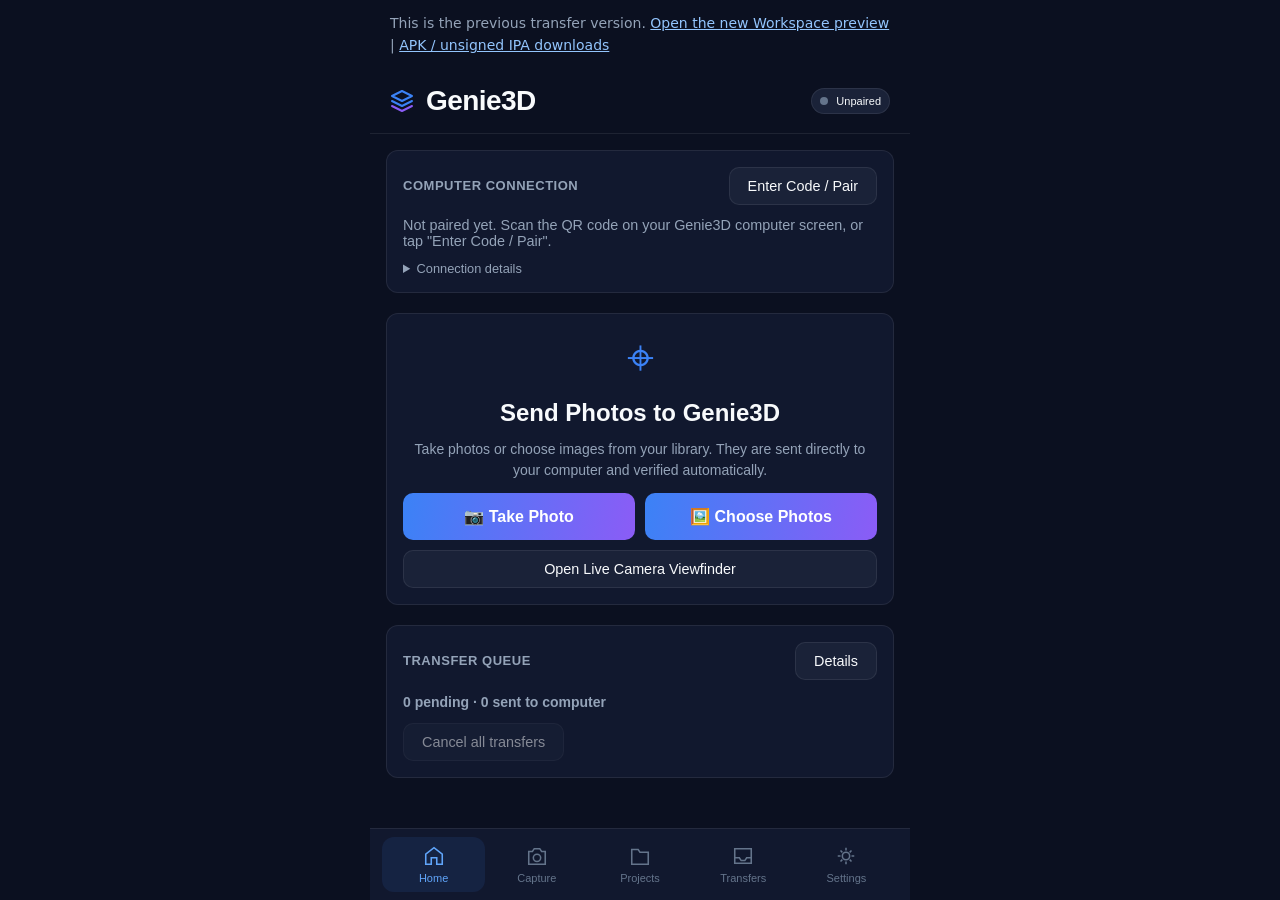
<file: index.html>
<!DOCTYPE html>
<html lang="en">
  <head>
    <meta charset="UTF-8" />
    <meta name="viewport" content="width=device-width, initial-scale=1.0, viewport-fit=cover" />
    <title>Genie3D Companion</title>
    <meta name="description" content="Local-first photography and 3D capture companion for Genie3D" />
    <meta name="theme-color" content="#0B1020" />
    <link rel="apple-touch-icon" sizes="180x180" href="apple-touch-icon.png" />
    <link rel="icon" type="image/png" sizes="32x32" href="favicon-32.png" />
    <link rel="manifest" href="manifest.webmanifest" />
    <script type="module" crossorigin src="./assets/index-CavsjTFA.js"></script>
    <link rel="stylesheet" crossorigin href="./assets/index-C3718asn.css">
  </head>
  <body>
    <aside style="padding:12px 20px;max-width:540px;margin:auto;color:#94a3b8;font:14px system-ui;line-height:1.6" aria-label="Companion versions">This is the previous transfer version. <a style="color:#93c5fd" href="./workspace-preview/">Open the new Workspace preview</a> | <a style="color:#93c5fd" href="./downloads/">APK / unsigned IPA downloads</a></aside>
    <div id="app"></div>
  </body>
</html>
</file>
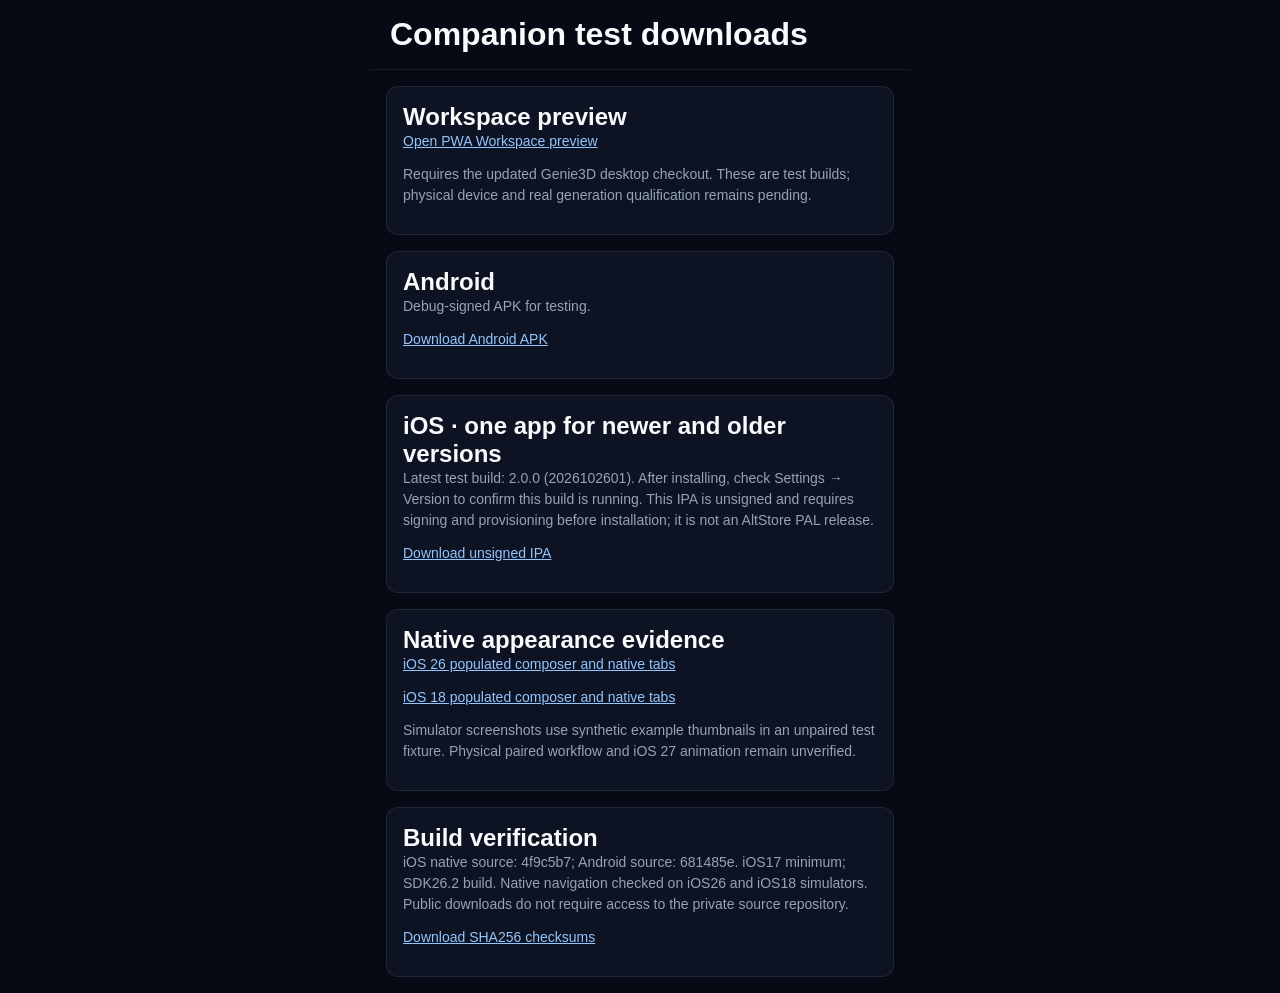
<file: downloads/index.html>
<!doctype html><html lang="en"><head><meta charset="UTF-8"><meta name="viewport" content="width=device-width,initial-scale=1,viewport-fit=cover"><title>Genie3D Companion test downloads</title><link rel="stylesheet" href="../assets/index-C3718asn.css"></head><body><div id="app"><header><h1>Companion test downloads</h1></header><main><section class="card"><h2>Workspace preview</h2><p><a style="color:#93c5fd" href="../workspace-preview/">Open PWA Workspace preview</a></p><p>Requires the updated Genie3D desktop checkout. These are test builds; physical device and real generation qualification remains pending.</p></section><section class="card"><h2>Android</h2><p>Debug-signed APK for testing.</p><p><a style="color:#93c5fd" href="https://github.com/mrgrumpypug/Genie3D-Companion-Pages/releases/download/companion-compact-2026102601/app-debug.apk">Download Android APK</a></p></section><section class="card"><h2>iOS · one app for newer and older versions</h2><p>Latest test build: 2.0.0 (2026102601). After installing, check Settings → Version to confirm this build is running. This IPA is unsigned and requires signing and provisioning before installation; it is not an AltStore PAL release.</p><p><a style="color:#93c5fd" href="https://github.com/mrgrumpypug/Genie3D-Companion-Pages/releases/download/companion-compact-2026102601/Genie3DCompanion-unsigned.ipa">Download unsigned IPA</a></p></section><section class="card"><h2>Native appearance evidence</h2><p><a style="color:#93c5fd" href="https://github.com/mrgrumpypug/Genie3D-Companion-Pages/releases/download/companion-compact-2026102601/ios-current-populated-fixture.png">iOS 26 populated composer and native tabs</a></p><p><a style="color:#93c5fd" href="https://github.com/mrgrumpypug/Genie3D-Companion-Pages/releases/download/companion-compact-2026102601/ios-older-populated-fixture.png">iOS 18 populated composer and native tabs</a></p><p>Simulator screenshots use synthetic example thumbnails in an unpaired test fixture. Physical paired workflow and iOS 27 animation remain unverified.</p></section><section class="card"><h2>Build verification</h2><p>iOS native source: 4f9c5b7; Android source: 681485e. iOS17 minimum; SDK26.2 build. Native navigation checked on iOS26 and iOS18 simulators. Public downloads do not require access to the private source repository.</p><p><a style="color:#93c5fd" href="https://github.com/mrgrumpypug/Genie3D-Companion-Pages/releases/download/companion-compact-2026102601/SHA256SUMS.txt">Download SHA256 checksums</a></p></section></main></div></body></html>
</file>
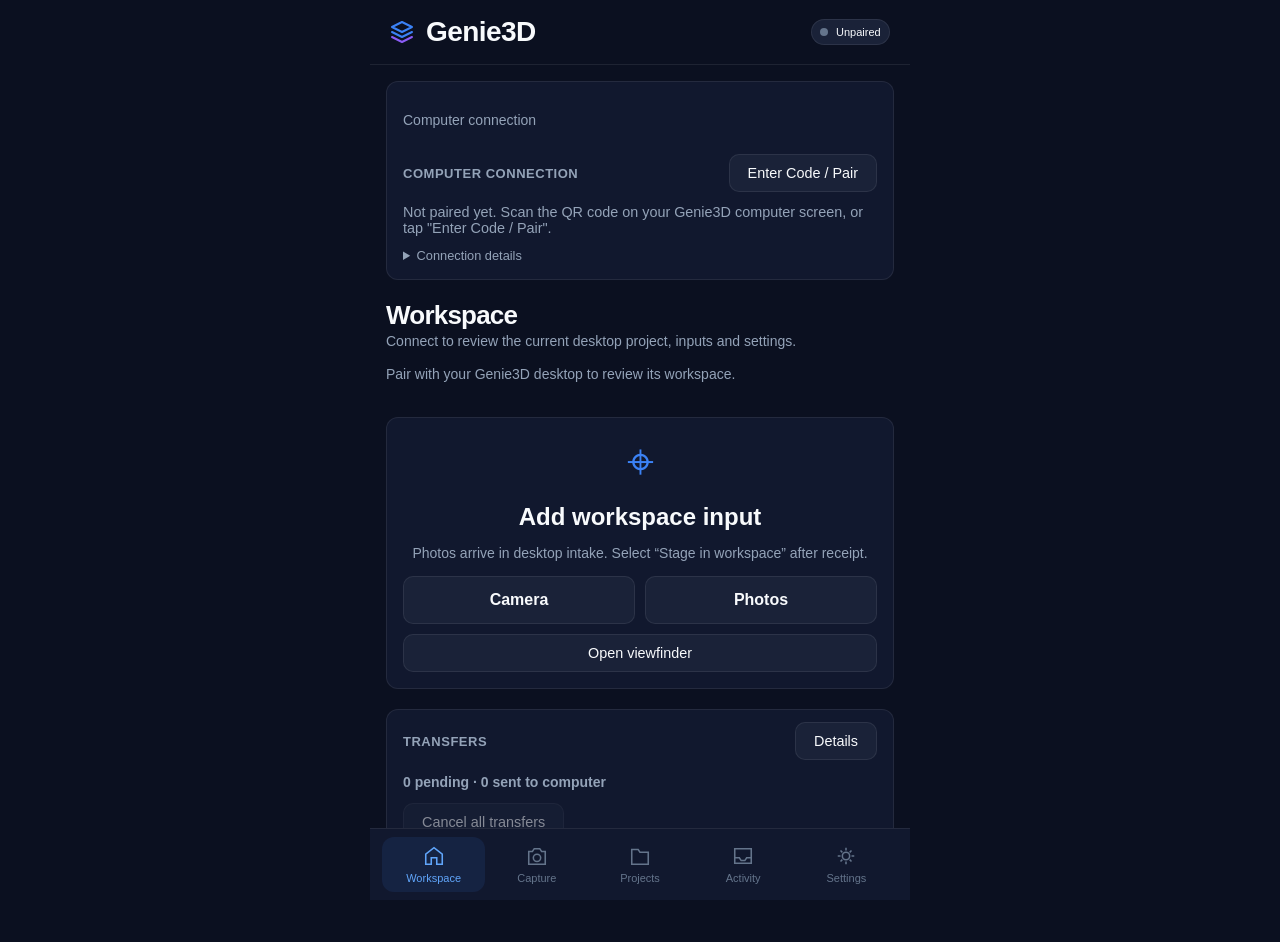
<file: workspace-preview/index.html>
<!DOCTYPE html>
<html lang="en">
  <head>
    <meta charset="UTF-8" />
    <meta name="viewport" content="width=device-width, initial-scale=1.0, viewport-fit=cover" />
    <title>Genie3D Companion</title>
    <meta name="description" content="Local-first photography and 3D capture companion for Genie3D" />
    <meta name="theme-color" content="#0B1020" />
    <link rel="apple-touch-icon" sizes="180x180" href="apple-touch-icon.png" />
    <link rel="icon" type="image/png" sizes="32x32" href="favicon-32.png" />
    <link rel="manifest" href="manifest.webmanifest" />
    <script type="module" crossorigin src="./assets/index-BS6e6wOZ.js"></script>
    <link rel="stylesheet" crossorigin href="./assets/index-DPqLoo1i.css">
  </head>
  <body>
    <div id="app"></div>
  </body>
</html>
</file>
<file: assets/index-C3718asn.css>
:root{--bg-primary: #070A14;--bg-secondary: #0D1322;--bg-surface: rgba(22, 32, 54, .7);--bg-glass: rgba(13, 19, 34, .75);--border-subtle: rgba(255, 255, 255, .08);--border-glow: rgba(59, 130, 246, .35);--text-primary: #F8FAFC;--text-secondary: #94A3B8;--text-muted: #64748B;--accent: #3B82F6;--accent-glow: rgba(59, 130, 246, .5);--accent-violet: #8B5CF6;--status-online: #10B981;--status-warning: #F59E0B;--status-error: #EF4444;--font-main: "Outfit", -apple-system, BlinkMacSystemFont, sans-serif;--font-mono: "JetBrains Mono", monospace}*{box-sizing:border-box;margin:0;padding:0;-webkit-tap-highlight-color:transparent}body{font-family:var(--font-main);background-color:var(--bg-primary);color:var(--text-primary);min-height:100vh;display:flex;flex-direction:column;overflow-x:hidden;background-image:radial-gradient(circle at 50% 0%,rgba(59,130,246,.12) 0%,transparent 60%),radial-gradient(circle at 100% 100%,rgba(139,92,246,.08) 0%,transparent 50%)}#app{display:flex;flex-direction:column;flex:1;max-width:540px;margin:0 auto;width:100%;position:relative}header{padding:16px 20px;background:var(--bg-glass);backdrop-filter:blur(20px);-webkit-backdrop-filter:blur(20px);border-bottom:1px solid var(--border-subtle);display:flex;align-items:center;justify-content:space-between;position:sticky;top:0;z-index:100}.brand{display:flex;align-items:center;gap:12px}.brand svg{filter:drop-shadow(0 0 8px rgba(59,130,246,.5))}.brand h1{font-size:1.25rem;font-weight:700;letter-spacing:-.02em;background:linear-gradient(135deg,#60a5fa,#a78bfa);-webkit-background-clip:text;-webkit-text-fill-color:transparent}.status-badge{display:flex;align-items:center;gap:8px;font-size:.8rem;font-weight:500;padding:6px 14px;border-radius:9999px;background:var(--bg-surface);-webkit-backdrop-filter:blur(12px);backdrop-filter:blur(12px);border:1px solid var(--border-subtle);transition:all .25s ease}.status-dot{width:8px;height:8px;border-radius:50%;background:var(--text-muted)}.status-dot.online{background:var(--status-online);box-shadow:0 0 10px #10b981cc;animation:pulse-glow 2s infinite ease-in-out}@keyframes pulse-glow{0%,to{opacity:1;transform:scale(1)}50%{opacity:.65;transform:scale(1.15)}}.status-dot.warning{background:var(--status-warning)}.status-dot.error{background:var(--status-error)}main{flex:1;display:flex;flex-direction:column;padding:16px;gap:16px}.card{background:var(--bg-glass);backdrop-filter:blur(16px);-webkit-backdrop-filter:blur(16px);border:1px solid var(--border-subtle);border-radius:16px;padding:18px;box-shadow:0 8px 32px #00000059;transition:transform .2s ease,border-color .2s ease}.card:hover{border-color:var(--border-glow)}.card-title{font-size:.85rem;font-weight:600;text-transform:uppercase;letter-spacing:.05em;color:var(--text-secondary);margin-bottom:12px;display:flex;align-items:center;justify-content:space-between}.viewfinder-container{position:relative;width:100%;aspect-ratio:4/3;background:#03060c;border-radius:14px;overflow:hidden;display:flex;align-items:center;justify-content:center;border:1px solid rgba(255,255,255,.06)}video{width:100%;height:100%;object-fit:cover}.reticle-overlay{position:absolute;top:0;right:0;bottom:0;left:0;pointer-events:none;display:flex;align-items:center;justify-content:center}.reticle-corner{position:absolute;width:24px;height:24px;border:2px solid rgba(59,130,246,.7)}.reticle-corner.tl{top:20px;left:20px;border-right:none;border-bottom:none}.reticle-corner.tr{top:20px;right:20px;border-left:none;border-bottom:none}.reticle-corner.bl{bottom:20px;left:20px;border-right:none;border-top:none}.reticle-corner.br{bottom:20px;right:20px;border-left:none;border-top:none}.reticle-center{width:48px;height:48px;border:1px dashed rgba(59,130,246,.5);border-radius:50%;position:relative}.reticle-center:before,.reticle-center:after{content:"";position:absolute;background:#3b82f6cc}.reticle-center:before{top:50%;left:-6px;width:60px;height:1px}.reticle-center:after{left:50%;top:-6px;height:60px;width:1px}.shutter-panel{display:flex;align-items:center;justify-content:space-around;padding:16px 0 4px}.btn-shutter{width:72px;height:72px;border-radius:50%;border:4px solid #ffffff;background:linear-gradient(135deg,#3b82f6,#8b5cf6);cursor:pointer;box-shadow:0 0 24px var(--accent-glow);transition:transform .15s cubic-bezier(.34,1.56,.64,1),filter .15s ease;position:relative}.btn-shutter:hover{transform:scale(1.05)}.btn-shutter:active{transform:scale(.92);filter:brightness(1.2)}.btn-secondary{background:var(--bg-surface);border:1px solid var(--border-subtle);color:var(--text-primary);padding:10px 18px;border-radius:10px;font-size:.9rem;font-weight:500;cursor:pointer;transition:background .2s ease,border-color .2s ease}.btn-secondary:hover{background:#232d4bcc;border-color:var(--border-glow)}.queue-list{display:flex;flex-direction:column;gap:10px;max-height:min(50dvh,420px);overflow-y:auto}.queue-item{display:flex;align-items:center;gap:14px;padding:10px 14px;background:var(--bg-surface);border-radius:10px;border:1px solid var(--border-subtle);animation:slide-in .2s ease}@keyframes slide-in{0%{opacity:0;transform:translateY(6px)}to{opacity:1;transform:translateY(0)}}.queue-thumb{width:48px;height:48px;object-fit:cover;border-radius:8px;border:1px solid var(--border-subtle)}.queue-details{flex:1;min-width:90px;overflow-wrap:anywhere;font-size:.85rem}.queue-item{flex-wrap:wrap}.queue-toolbar{display:flex;flex-wrap:wrap;gap:8px;margin-bottom:12px}.queue-file-controls{display:flex;align-items:center;gap:6px;margin-left:auto}.transfer-button{width:44px;height:44px;min-width:44px;display:inline-flex;align-items:center;justify-content:center;padding:10px;border:1px solid var(--border-subtle);border-radius:50%;color:var(--text-primary);background:var(--bg-elevated, #1c2438);cursor:pointer;touch-action:manipulation}.transfer-button svg{width:22px;height:22px;fill:currentColor}.transfer-button:focus-visible{outline:2px solid #8b5cf6;outline-offset:3px}.transfer-stop{color:#ff9b91}.transfer-ring{width:44px;height:44px;flex-shrink:0}.transfer-ring circle{fill:none;stroke-width:3}.transfer-ring-track{stroke:#30394e}.transfer-ring-value{stroke:#8b5cf6;transform:rotate(-90deg);transform-origin:center}.transfer-ring text{fill:var(--text-primary);font-size:9px;text-anchor:middle;font-weight:600}@media (max-width: 420px){.queue-file-controls{width:100%;justify-content:flex-end}}.queue-progress{height:5px;background:#0006;border-radius:3px;overflow:hidden;margin-top:6px}.queue-progress-bar{height:100%;background:linear-gradient(90deg,#3b82f6,#8b5cf6);border-radius:3px;transition:width .3s cubic-bezier(.4,0,.2,1)}nav{display:flex;background:var(--bg-glass);backdrop-filter:blur(20px);-webkit-backdrop-filter:blur(20px);border-top:1px solid var(--border-subtle);padding:8px 12px;position:sticky;bottom:0;z-index:100}.nav-item{flex:1;display:flex;flex-direction:column;align-items:center;gap:4px;font-size:.75rem;font-weight:500;color:var(--text-muted);cursor:pointer;background:none;border:none;padding:8px;border-radius:12px;transition:all .2s ease}.nav-item.active{color:#60a5fa;background:#3b82f61a}.nav-item:hover:not(.active){color:var(--text-secondary)}[hidden]{display:none!important}body{background-image:none}header{background:var(--bg-primary);-webkit-backdrop-filter:none;backdrop-filter:none;flex-wrap:wrap;gap:12px}.brand h1{background:none;-webkit-text-fill-color:var(--text-primary);font-size:28px}.brand svg{filter:none}main{padding:16px}[data-screen]{display:flex;flex-direction:column;gap:20px}.card{background:var(--bg-secondary);-webkit-backdrop-filter:none;backdrop-filter:none;border-radius:12px;padding:16px;box-shadow:none;margin-bottom:0}.card-title{font-size:13px;text-transform:uppercase;letter-spacing:.04em}.card p,.screen-note{color:var(--text-secondary);font-size:14px;line-height:1.5;margin-bottom:12px}.scan-card{text-align:center}.scan-card h2{margin:12px 0}.scan-symbol{font-size:48px;color:var(--accent)}.btn-primary{border:0;border-radius:10px;padding:12px 16px;color:#fff;background:linear-gradient(100deg,var(--accent),var(--accent-violet));font:inherit;cursor:pointer}nav{background:var(--bg-secondary);padding-bottom:max(8px,env(safe-area-inset-bottom))}.nav-item{flex:1;min-width:0;font-size:11px;gap:5px}.nav-item svg{flex-shrink:0}.status-badge{font-size:11px;padding:6px 8px}#camera-feedback{padding:12px}button:disabled{opacity:.5;cursor:default}
</file>
<file: workspace-preview/assets/index-DPqLoo1i.css>
:root{--bg-primary: #070A14;--bg-secondary: #0D1322;--bg-surface: rgba(22, 32, 54, .7);--bg-glass: rgba(13, 19, 34, .75);--border-subtle: rgba(255, 255, 255, .08);--border-glow: rgba(59, 130, 246, .35);--text-primary: #F8FAFC;--text-secondary: #94A3B8;--text-muted: #64748B;--accent: #3B82F6;--accent-glow: rgba(59, 130, 246, .5);--accent-violet: #8B5CF6;--status-online: #10B981;--status-warning: #F59E0B;--status-error: #EF4444;--font-main: "Outfit", -apple-system, BlinkMacSystemFont, sans-serif;--font-mono: "JetBrains Mono", monospace}*{box-sizing:border-box;margin:0;padding:0;-webkit-tap-highlight-color:transparent}body{font-family:var(--font-main);background-color:var(--bg-primary);color:var(--text-primary);min-height:100vh;display:flex;flex-direction:column;overflow-x:hidden;background-image:radial-gradient(circle at 50% 0%,rgba(59,130,246,.12) 0%,transparent 60%),radial-gradient(circle at 100% 100%,rgba(139,92,246,.08) 0%,transparent 50%)}#app{display:flex;flex-direction:column;flex:1;max-width:540px;margin:0 auto;width:100%;position:relative}header{padding:16px 20px;background:var(--bg-glass);backdrop-filter:blur(20px);-webkit-backdrop-filter:blur(20px);border-bottom:1px solid var(--border-subtle);display:flex;align-items:center;justify-content:space-between;position:sticky;top:0;z-index:100}.brand{display:flex;align-items:center;gap:12px}.brand svg{filter:drop-shadow(0 0 8px rgba(59,130,246,.5))}.brand h1{font-size:1.25rem;font-weight:700;letter-spacing:-.02em;background:linear-gradient(135deg,#60a5fa,#a78bfa);-webkit-background-clip:text;-webkit-text-fill-color:transparent}.status-badge{display:flex;align-items:center;gap:8px;font-size:.8rem;font-weight:500;padding:6px 14px;border-radius:9999px;background:var(--bg-surface);-webkit-backdrop-filter:blur(12px);backdrop-filter:blur(12px);border:1px solid var(--border-subtle);transition:all .25s ease}.status-dot{width:8px;height:8px;border-radius:50%;background:var(--text-muted)}.status-dot.online{background:var(--status-online);box-shadow:0 0 10px #10b981cc;animation:pulse-glow 2s infinite ease-in-out}@keyframes pulse-glow{0%,to{opacity:1;transform:scale(1)}50%{opacity:.65;transform:scale(1.15)}}.status-dot.warning{background:var(--status-warning)}.status-dot.error{background:var(--status-error)}main{flex:1;display:flex;flex-direction:column;padding:16px;gap:16px}.card{background:var(--bg-glass);backdrop-filter:blur(16px);-webkit-backdrop-filter:blur(16px);border:1px solid var(--border-subtle);border-radius:16px;padding:18px;box-shadow:0 8px 32px #00000059;transition:transform .2s ease,border-color .2s ease}.card:hover{border-color:var(--border-glow)}.card-title{font-size:.85rem;font-weight:600;text-transform:uppercase;letter-spacing:.05em;color:var(--text-secondary);margin-bottom:12px;display:flex;align-items:center;justify-content:space-between}.viewfinder-container{position:relative;width:100%;aspect-ratio:4/3;background:#03060c;border-radius:14px;overflow:hidden;display:flex;align-items:center;justify-content:center;border:1px solid rgba(255,255,255,.06)}video{width:100%;height:100%;object-fit:cover}.reticle-overlay{position:absolute;top:0;right:0;bottom:0;left:0;pointer-events:none;display:flex;align-items:center;justify-content:center}.reticle-corner{position:absolute;width:24px;height:24px;border:2px solid rgba(59,130,246,.7)}.reticle-corner.tl{top:20px;left:20px;border-right:none;border-bottom:none}.reticle-corner.tr{top:20px;right:20px;border-left:none;border-bottom:none}.reticle-corner.bl{bottom:20px;left:20px;border-right:none;border-top:none}.reticle-corner.br{bottom:20px;right:20px;border-left:none;border-top:none}.reticle-center{width:48px;height:48px;border:1px dashed rgba(59,130,246,.5);border-radius:50%;position:relative}.reticle-center:before,.reticle-center:after{content:"";position:absolute;background:#3b82f6cc}.reticle-center:before{top:50%;left:-6px;width:60px;height:1px}.reticle-center:after{left:50%;top:-6px;height:60px;width:1px}.shutter-panel{display:flex;align-items:center;justify-content:space-around;padding:16px 0 4px}.btn-shutter{width:72px;height:72px;border-radius:50%;border:4px solid #ffffff;background:linear-gradient(135deg,#3b82f6,#8b5cf6);cursor:pointer;box-shadow:0 0 24px var(--accent-glow);transition:transform .15s cubic-bezier(.34,1.56,.64,1),filter .15s ease;position:relative}.btn-shutter:hover{transform:scale(1.05)}.btn-shutter:active{transform:scale(.92);filter:brightness(1.2)}.btn-secondary{background:var(--bg-surface);border:1px solid var(--border-subtle);color:var(--text-primary);padding:10px 18px;border-radius:10px;font-size:.9rem;font-weight:500;cursor:pointer;transition:background .2s ease,border-color .2s ease}.btn-secondary:hover{background:#232d4bcc;border-color:var(--border-glow)}.queue-list{display:flex;flex-direction:column;gap:10px;max-height:min(50dvh,420px);overflow-y:auto}.queue-item{display:flex;align-items:center;gap:14px;padding:10px 14px;background:var(--bg-surface);border-radius:10px;border:1px solid var(--border-subtle);animation:slide-in .2s ease}@keyframes slide-in{0%{opacity:0;transform:translateY(6px)}to{opacity:1;transform:translateY(0)}}.queue-thumb{width:48px;height:48px;object-fit:cover;border-radius:8px;border:1px solid var(--border-subtle)}.queue-details{flex:1;min-width:90px;overflow-wrap:anywhere;font-size:.85rem}.queue-item{flex-wrap:wrap}.queue-toolbar{display:flex;flex-wrap:wrap;gap:8px;margin-bottom:12px}.queue-file-controls{display:flex;align-items:center;gap:6px;margin-left:auto}.transfer-button{width:44px;height:44px;min-width:44px;display:inline-flex;align-items:center;justify-content:center;padding:10px;border:1px solid var(--border-subtle);border-radius:50%;color:var(--text-primary);background:var(--bg-elevated, #1c2438);cursor:pointer;touch-action:manipulation}.transfer-button svg{width:22px;height:22px;fill:currentColor}.transfer-button:focus-visible{outline:2px solid #8b5cf6;outline-offset:3px}.transfer-stop{color:#ff9b91}.transfer-ring{width:44px;height:44px;flex-shrink:0}.transfer-ring circle{fill:none;stroke-width:3}.transfer-ring-track{stroke:#30394e}.transfer-ring-value{stroke:#8b5cf6;transform:rotate(-90deg);transform-origin:center}.transfer-ring text{fill:var(--text-primary);font-size:9px;text-anchor:middle;font-weight:600}@media (max-width: 420px){.queue-file-controls{width:100%;justify-content:flex-end}}.queue-progress{height:5px;background:#0006;border-radius:3px;overflow:hidden;margin-top:6px}.queue-progress-bar{height:100%;background:linear-gradient(90deg,#3b82f6,#8b5cf6);border-radius:3px;transition:width .3s cubic-bezier(.4,0,.2,1)}nav{display:flex;background:var(--bg-glass);backdrop-filter:blur(20px);-webkit-backdrop-filter:blur(20px);border-top:1px solid var(--border-subtle);padding:8px 12px;position:sticky;bottom:0;z-index:100}.nav-item{flex:1;display:flex;flex-direction:column;align-items:center;gap:4px;font-size:.75rem;font-weight:500;color:var(--text-muted);cursor:pointer;background:none;border:none;padding:8px;border-radius:12px;transition:all .2s ease}.nav-item.active{color:#60a5fa;background:#3b82f61a}.nav-item:hover:not(.active){color:var(--text-secondary)}[hidden]{display:none!important}body{background-image:none}header{background:var(--bg-primary);-webkit-backdrop-filter:none;backdrop-filter:none;flex-wrap:wrap;gap:12px}.brand h1{background:none;-webkit-text-fill-color:var(--text-primary);font-size:28px}.brand svg{filter:none}main{padding:16px}[data-screen]{display:flex;flex-direction:column;gap:20px}.card{background:var(--bg-secondary);-webkit-backdrop-filter:none;backdrop-filter:none;border-radius:12px;padding:16px;box-shadow:none;margin-bottom:0}.card-title{font-size:13px;text-transform:uppercase;letter-spacing:.04em}.card p,.screen-note{color:var(--text-secondary);font-size:14px;line-height:1.5;margin-bottom:12px}.scan-card{text-align:center}.scan-card h2{margin:12px 0}.scan-symbol{font-size:48px;color:var(--accent)}.btn-primary{border:0;border-radius:10px;padding:12px 16px;color:#fff;background:linear-gradient(100deg,var(--accent),var(--accent-violet));font:inherit;cursor:pointer}nav{background:var(--bg-secondary);padding-bottom:max(8px,env(safe-area-inset-bottom))}.nav-item{flex:1;min-width:0;font-size:11px;gap:5px}.nav-item svg{flex-shrink:0}.status-badge{font-size:11px;padding:6px 8px}#camera-feedback{padding:12px}.workspace-field{display:flex;align-items:center;justify-content:space-between;gap:12px;margin:12px 0}#desktop-workspace textarea,.workspace-field select,.workspace-field input:not([type=checkbox]){background:var(--bg-primary);color:var(--text-primary);border:1px solid var(--border-subtle);border-radius:8px;padding:10px;font:inherit;min-height:44px;max-width:100%}#desktop-workspace textarea{display:block;width:100%;box-sizing:border-box}#desktop-workspace button,#desktop-workspace summary{min-height:44px;margin:4px 0}.workspace-input{display:flex;align-items:center;gap:12px;margin:12px 0;overflow-wrap:anywhere}.workspace-input img{width:80px;height:80px;object-fit:contain;border-radius:8px;background:var(--bg-primary)}#workspace-mask{width:100%;height:auto;touch-action:none;background:repeating-conic-gradient(#333,#333 25%,#555 0%,#555 50%) 50% / 16px 16px}#home-queue-list{display:none}@media (prefers-reduced-motion: reduce){*,*:before,*:after{animation-duration:.01ms!important;transition-duration:.01ms!important;scroll-behavior:auto!important}}#desktop-workspace #workspace-capture{border:0;padding:0;margin:12px 0;text-align:left}#desktop-workspace #workspace-capture .scan-symbol,#desktop-workspace #workspace-capture h2,#desktop-workspace #workspace-capture>p{display:none}#desktop-workspace{order:1;padding:0;background:transparent;border:0}#connection-card{order:0}#connection-card[data-online=true]{order:2}#connection-card>summary{cursor:pointer;min-height:44px;display:flex;align-items:center;font-size:14px;color:var(--text-secondary)}#connection-card[open]>summary{margin-bottom:12px}#home-activity{order:3}[data-screen=home]>#workspace-capture{order:2}.workspace-heading{display:flex;justify-content:space-between;align-items:center;gap:12px}.workspace-heading h2{font-size:26px;letter-spacing:-.03em}.workspace-project{margin-top:8px}.workspace-context{display:flex;gap:8px;flex-wrap:wrap;margin:16px 0}.workspace-context span{padding:9px 14px;border-radius:9px;background:var(--bg-surface);font-size:14px}.workspace-context span:last-child{color:#93c5fd}.workspace-omnibox,.workspace-essentials{padding:16px;border:1px solid var(--border-subtle);border-radius:16px;background:var(--bg-secondary);margin:16px 0}.workspace-omnibox .card-title{text-transform:none;font-size:15px;letter-spacing:0;justify-content:space-between}.workspace-omnibox .card-title span:last-child{color:var(--text-muted);font-size:12px}.workspace-input{padding:12px 0;border-top:1px solid var(--border-subtle);align-items:center}.workspace-input img{width:80px;height:80px;border-radius:12px;object-fit:contain;background:var(--bg-surface)}.workspace-input.is-selected img{outline:2px solid var(--accent);outline-offset:2px}.workspace-input strong{font-size:14px;overflow-wrap:anywhere}.workspace-input p{font-size:12px;margin:5px 0}.workspace-essentials>div{display:flex;justify-content:space-between;gap:16px;padding:10px 0;font-size:14px}.workspace-essentials>div+div{border-top:1px solid var(--border-subtle)}.workspace-essentials strong{text-align:right;overflow-wrap:anywhere}.workspace-primary{margin:20px 0 12px}.workspace-primary>button{width:100%;min-height:50px}#desktop-workspace>details{padding:14px 16px;border:1px solid var(--border-subtle);border-radius:12px;margin:12px 0}#desktop-workspace summary{min-height:28px;cursor:pointer}#desktop-workspace #workspace-capture #btn-open-capture{font-size:13px}.workspace-inputs{display:flex;overflow-x:auto;gap:14px;padding:5px 3px 10px;scroll-snap-type:x proximity}.workspace-input{display:flex;flex-direction:column;align-items:stretch;flex:0 0 132px;width:132px;border:0;gap:7px;scroll-snap-align:start}.workspace-input img,.workspace-preview-error{width:132px;height:116px;border-radius:12px;object-fit:contain;background:var(--bg-surface)}.workspace-preview-error{display:grid;place-items:center;color:var(--text-muted);font-size:12px}.workspace-input strong{font-size:12px;line-height:1.35}.workspace-input p{margin:0;font-size:11px}.workspace-input button{font-size:12px;padding:9px}#desktop-workspace #workspace-capture{margin:4px 0 0}#desktop-workspace #workspace-capture button{font-size:14px!important;font-weight:500!important;padding:10px!important}#home-activity{padding:12px 16px}.nav-item{padding-left:2px;padding-right:2px}button:disabled{opacity:.5;cursor:default}.workspace-result-preview{width:100%;max-height:320px;object-fit:contain;border-radius:12px;background:var(--bg-surface)}.workspace-composer{border-radius:22px;border:1.5px solid #7484e5}.workspace-composer .card-title{display:none}.compact-inputs{display:flex;gap:8px;overflow-x:auto;padding:4px 2px 8px}.compact-input{position:relative;flex:0 0 72px;width:72px;height:72px}.compact-select{width:72px;height:72px;padding:0;overflow:hidden;border:1px solid var(--border-subtle);border-radius:10px;background:var(--bg-surface)}.compact-select img{width:100%;height:100%;object-fit:cover}.compact-input.is-selected .compact-select{border:2px solid var(--accent)}.compact-preview-error{display:grid;place-items:center;width:100%;height:100%}.compact-remove{position:absolute;top:0;right:0;width:36px;height:36px;border:0;background:transparent;color:#fff;font-size:22px;text-shadow:0 1px 4px #000}.workspace-composer textarea{width:100%}.composer-footer{display:flex;align-items:flex-end;gap:8px}.composer-footer #workspace-capture-slot{flex:1;min-width:0}.composer-footer .workspace-primary{flex:0 1 auto;margin:0}#desktop-workspace .workspace-composer #workspace-capture{padding:0;background:transparent;border:0}.workspace-composer #workspace-capture .scan-symbol,.workspace-composer #workspace-capture h2,.workspace-composer #workspace-capture p,.workspace-composer #btn-open-capture{display:none}.workspace-composer #workspace-capture>div{margin-top:0!important}.compact-select:disabled{opacity:1}#desktop-workspace .workspace-composer textarea{background:transparent;border:0;resize:vertical;padding:6px 0;min-height:64px}
</file>
